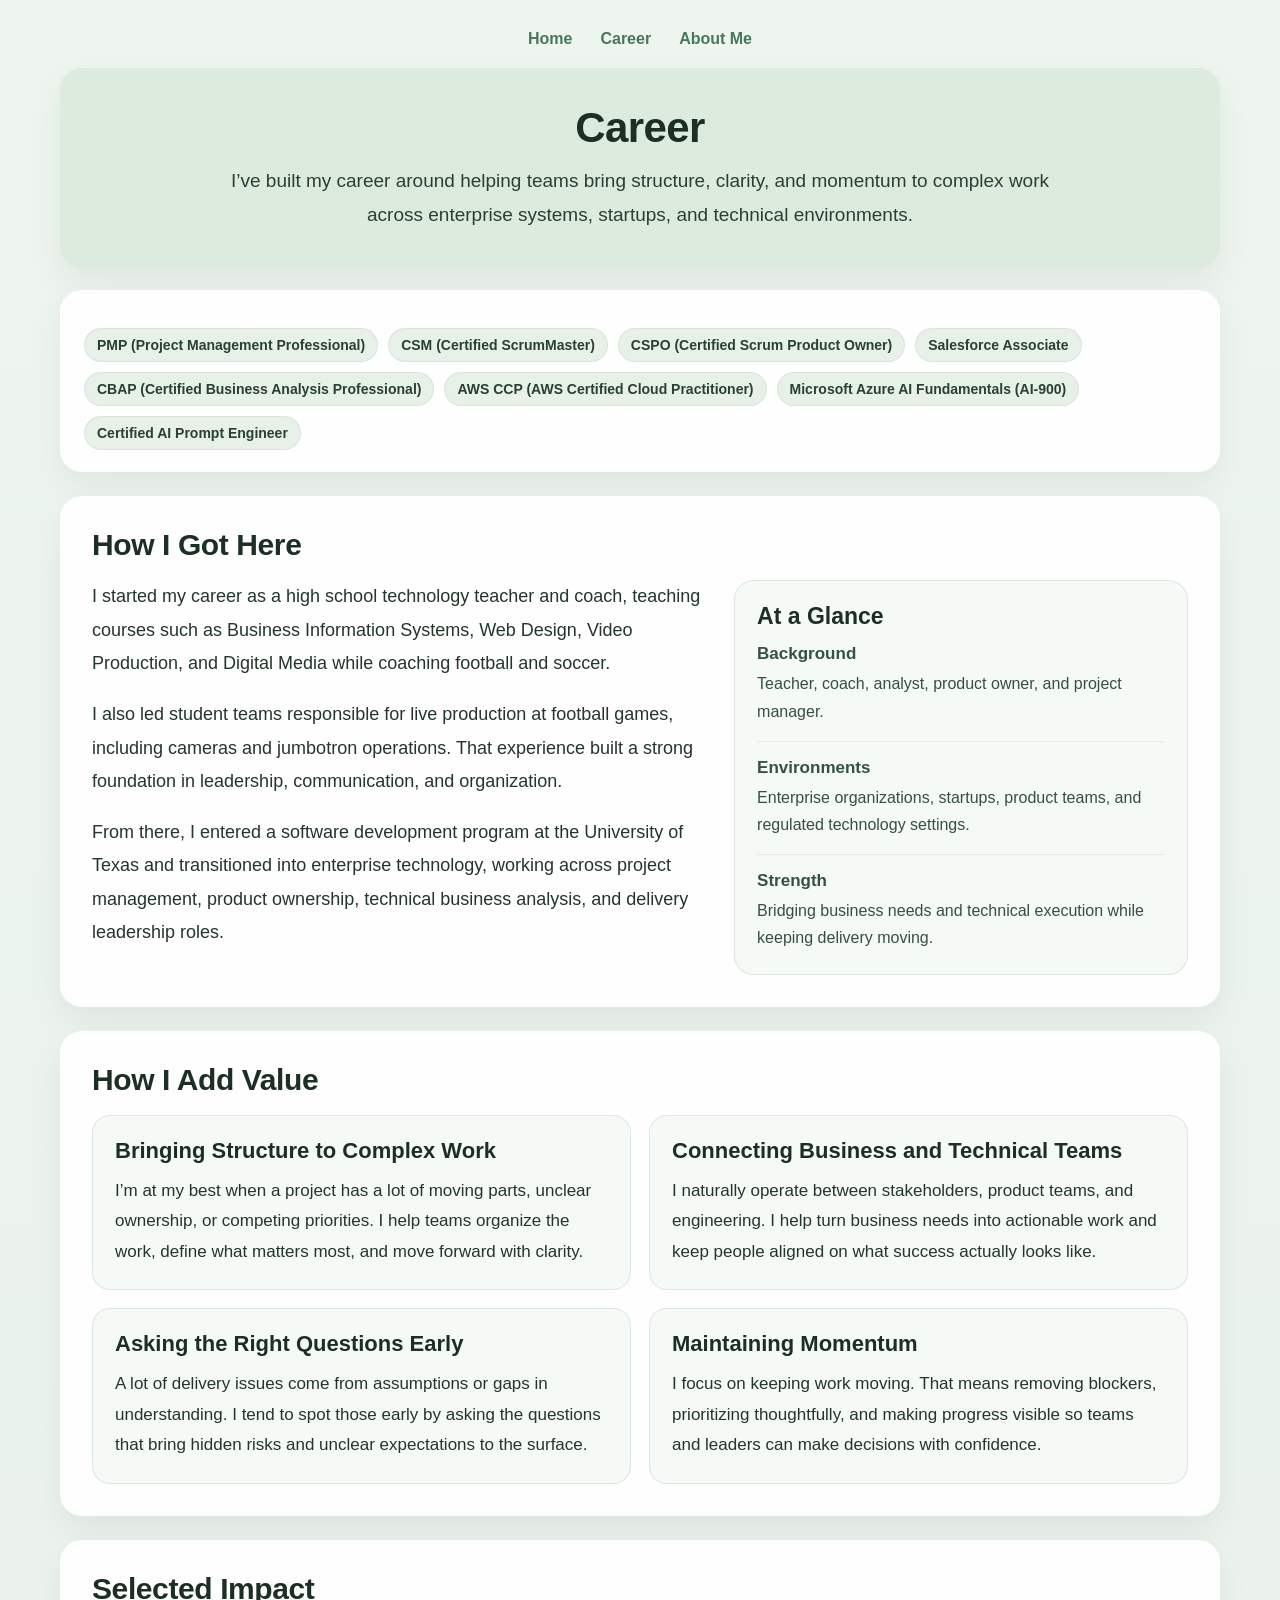
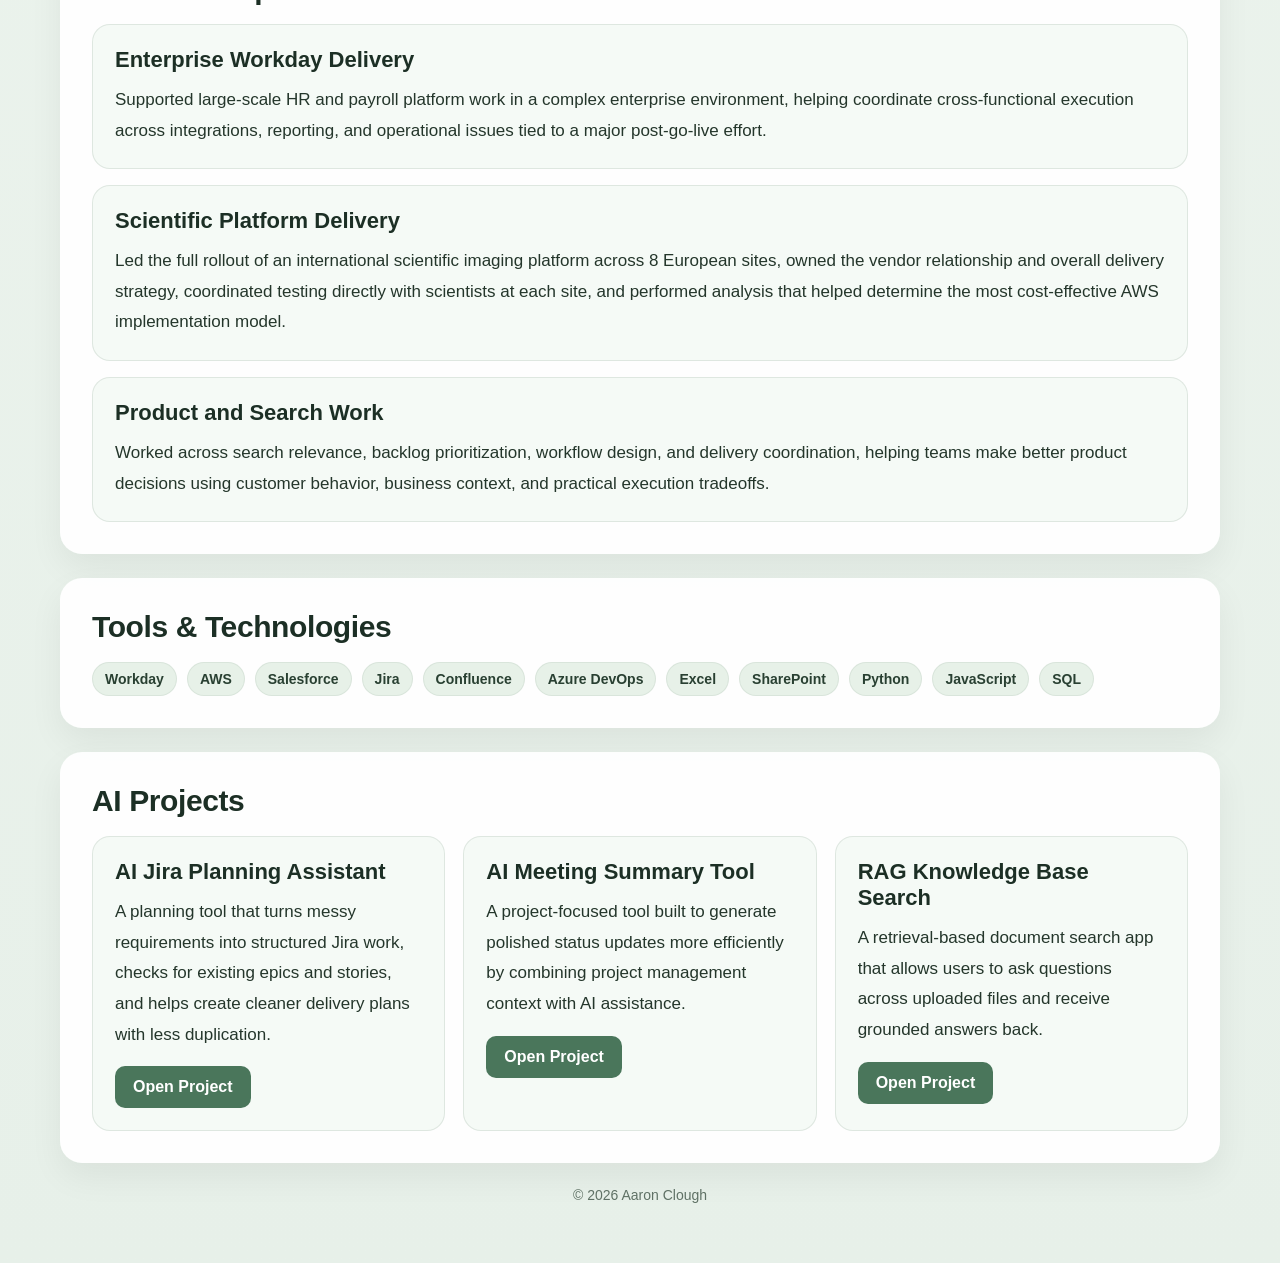
<file: career.html>
<!DOCTYPE html>
<html lang="en">
<head>
  <meta charset="UTF-8" />
  <title>Career | Aaron Clough</title>
  <meta name="viewport" content="width=device-width, initial-scale=1.0" />

  <style>
    * {
      box-sizing: border-box;
    }

    :root {
      --bg: linear-gradient(180deg, #eef5ef 0%, #e7f0e9 100%);
      --panel: rgba(255, 255, 255, 0.94);
      --panel-soft: #f5faf6;
      --hero: #dcebdd;
      --text: #1c2f25;
      --muted: #5f7165;
      --accent: #4a765b;
      --accent-dark: #335340;
      --line: rgba(60, 90, 69, 0.12);
      --shadow: 0 14px 34px rgba(0, 0, 0, 0.06);
      --radius: 22px;
    }

    body {
      margin: 0;
      font-family: "Segoe UI", Tahoma, sans-serif;
      color: var(--text);
      background: var(--bg);
    }

    a {
      text-decoration: none;
      color: inherit;
    }

    .page {
      max-width: 1200px;
      margin: 0 auto;
      padding: 30px 20px 60px;
    }

    .top-nav {
      display: flex;
      justify-content: center;
      gap: 28px;
      margin-bottom: 20px;
      font-weight: 600;
      flex-wrap: wrap;
    }

    .top-nav a {
      color: var(--accent);
      transition: 0.2s ease;
    }

    .top-nav a:hover {
      color: var(--accent-dark);
    }

    .hero {
      background: var(--hero);
      border-radius: var(--radius);
      padding: 36px;
      margin-bottom: 22px;
      box-shadow: var(--shadow);
      text-align: center;
    }

    .hero h1 {
      margin: 0 0 12px;
      font-size: 42px;
      letter-spacing: -0.6px;
    }

    .hero p {
      max-width: 860px;
      margin: 0 auto;
      font-size: 19px;
      line-height: 1.8;
      color: #294032;
    }

    .top-strip {
      background: var(--panel);
      border-radius: var(--radius);
      padding: 22px 24px;
      margin-bottom: 24px;
      box-shadow: var(--shadow);
    }

    .top-strip-inner {
      display: flex;
      justify-content: space-between;
      align-items: center;
      gap: 18px;
      flex-wrap: wrap;
    }

    .top-strip-text {
      font-size: 16px;
      color: #294032;
      font-weight: 600;
    }

    .button-row {
      display: flex;
      gap: 12px;
      flex-wrap: wrap;
    }

    .button {
      display: inline-block;
      padding: 12px 18px;
      border-radius: 10px;
      font-weight: 700;
      transition: 0.2s ease;
    }

    .button.primary {
      background: var(--accent);
      color: white;
    }

    .button.primary:hover {
      background: var(--accent-dark);
      transform: translateY(-1px);
    }

    .button.secondary {
      background: white;
      color: var(--accent-dark);
      border: 1px solid var(--line);
    }

    .button.secondary:hover {
      background: #f8fbf8;
      transform: translateY(-1px);
    }

    .pill-row {
      display: flex;
      flex-wrap: wrap;
      gap: 10px;
      margin-top: 16px;
    }

    .pill {
      background: #e7f1e8;
      color: #294032;
      padding: 8px 12px;
      border-radius: 999px;
      font-size: 14px;
      font-weight: 600;
      border: 1px solid rgba(60, 90, 69, 0.08);
    }

    .section {
      background: var(--panel);
      border-radius: var(--radius);
      padding: 32px;
      margin-bottom: 24px;
      box-shadow: var(--shadow);
    }

    .section h2 {
      margin: 0 0 18px;
      font-size: 30px;
      letter-spacing: -0.4px;
    }

    .section p {
      font-size: 18px;
      line-height: 1.85;
      color: #24362b;
      margin-top: 0;
      margin-bottom: 18px;
    }

    .story-grid {
      display: grid;
      grid-template-columns: 1.15fr 0.85fr;
      gap: 28px;
      align-items: start;
    }

    .summary-panel {
      background: var(--panel-soft);
      border: 1px solid var(--line);
      border-radius: 20px;
      padding: 22px;
    }

    .summary-panel h3 {
      margin: 0 0 14px;
      font-size: 23px;
    }

    .summary-list {
      display: grid;
      gap: 16px;
    }

    .summary-item {
      padding-bottom: 16px;
      border-bottom: 1px solid rgba(60, 90, 69, 0.08);
    }

    .summary-item:last-child {
      padding-bottom: 0;
      border-bottom: none;
    }

    .summary-item strong {
      display: block;
      margin-bottom: 6px;
      font-size: 17px;
      color: var(--accent-dark);
    }

    .summary-item span {
      font-size: 16px;
      line-height: 1.7;
      color: #35503f;
    }

    .value-grid {
      display: grid;
      grid-template-columns: 1fr 1fr;
      gap: 18px;
    }

    .value-card,
    .impact-card,
    .project-card {
      background: var(--panel-soft);
      border: 1px solid var(--line);
      border-radius: 18px;
      padding: 22px;
      transition: 0.2s ease;
    }

    .value-card:hover,
    .impact-card:hover,
    .project-card:hover {
      transform: translateY(-3px);
      box-shadow: 0 10px 24px rgba(0, 0, 0, 0.05);
    }

    .value-card h3,
    .impact-card h3,
    .project-card h3 {
      margin: 0 0 12px;
      font-size: 22px;
    }

    .value-card p,
    .impact-card p,
    .project-card p {
      margin: 0;
      font-size: 17px;
      line-height: 1.8;
    }

    .impact-list {
      display: grid;
      gap: 16px;
    }

    .projects-grid {
      display: grid;
      grid-template-columns: repeat(3, 1fr);
      gap: 18px;
    }

    .project-links {
      margin-top: 16px;
    }

    footer {
      text-align: center;
      font-size: 14px;
      color: var(--muted);
      margin-top: 12px;
    }

    @media (max-width: 980px) {
      .story-grid,
      .value-grid,
      .projects-grid {
        grid-template-columns: 1fr;
      }
    }

    @media (max-width: 700px) {
      .page {
        padding: 20px 14px 40px;
      }

      .hero,
      .top-strip,
      .section {
        padding: 22px;
      }

      .hero h1 {
        font-size: 34px;
      }

      .hero p,
      .section p,
      .value-card p,
      .impact-card p,
      .project-card p {
        font-size: 17px;
      }
    }
  </style>
</head>
<body>
  <div class="page">

    <div class="top-nav">
      <a href="index.html">Home</a>
      <a href="career.html">Career</a>
      <a href="about.html">About Me</a>
    </div>

    <div class="hero">
      <h1>Career</h1>
      <p>
        I’ve built my career around helping teams bring structure, clarity, and momentum to complex work across enterprise systems, startups, and technical environments.
      </p>
    </div>

    <div class="top-strip">
      <div class="pill-row">
        <span class="pill">PMP (Project Management Professional)</span>
        <span class="pill">CSM (Certified ScrumMaster)</span>
        <span class="pill">CSPO (Certified Scrum Product Owner)</span>
        <span class="pill">Salesforce Associate</span>
        <span class="pill">CBAP (Certified Business Analysis Professional)</span>
        <span class="pill">AWS CCP (AWS Certified Cloud Practitioner)</span>
        <span class="pill">Microsoft Azure AI Fundamentals (AI-900)</span>
        <span class="pill">Certified AI Prompt Engineer</span>
      </div>
    </div>

    <div class="section">
      <h2>How I Got Here</h2>

      <div class="story-grid">
        <div>
          <p>
            I started my career as a high school technology teacher and coach, teaching courses such as Business Information Systems, Web Design, Video Production, and Digital Media while coaching football and soccer.
          </p>

          <p>
            I also led student teams responsible for live production at football games, including cameras and jumbotron operations. That experience built a strong foundation in leadership, communication, and organization.
          </p>

          <p>
            From there, I entered a software development program at the University of Texas and transitioned into enterprise technology, working across project management, product ownership, technical business analysis, and delivery leadership roles.
          </p>
        </div>

        <div class="summary-panel">
          <h3>At a Glance</h3>

          <div class="summary-list">
            <div class="summary-item">
              <strong>Background</strong>
              <span>Teacher, coach, analyst, product owner, and project manager.</span>
            </div>

            <div class="summary-item">
              <strong>Environments</strong>
              <span>Enterprise organizations, startups, product teams, and regulated technology settings.</span>
            </div>

            <div class="summary-item">
              <strong>Strength</strong>
              <span>Bridging business needs and technical execution while keeping delivery moving.</span>
            </div>
          </div>
        </div>
      </div>
    </div>

    <div class="section">
      <h2>How I Add Value</h2>

      <div class="value-grid">
        <div class="value-card">
          <h3>Bringing Structure to Complex Work</h3>
          <p>
            I’m at my best when a project has a lot of moving parts, unclear ownership, or competing priorities. I help teams organize the work, define what matters most, and move forward with clarity.
          </p>
        </div>

        <div class="value-card">
          <h3>Connecting Business and Technical Teams</h3>
          <p>
            I naturally operate between stakeholders, product teams, and engineering. I help turn business needs into actionable work and keep people aligned on what success actually looks like.
          </p>
        </div>

        <div class="value-card">
          <h3>Asking the Right Questions Early</h3>
          <p>
            A lot of delivery issues come from assumptions or gaps in understanding. I tend to spot those early by asking the questions that bring hidden risks and unclear expectations to the surface.
          </p>
        </div>

        <div class="value-card">
          <h3>Maintaining Momentum</h3>
          <p>
            I focus on keeping work moving. That means removing blockers, prioritizing thoughtfully, and making progress visible so teams and leaders can make decisions with confidence.
          </p>
        </div>
      </div>
    </div>

    <div class="section">
      <h2>Selected Impact</h2>

      <div class="impact-list">
        <div class="impact-card">
          <h3>Enterprise Workday Delivery</h3>
          <p>
            Supported large-scale HR and payroll platform work in a complex enterprise environment, helping coordinate cross-functional execution across integrations, reporting, and operational issues tied to a major post-go-live effort.
          </p>
        </div>

        <div class="impact-card">
          <h3>Scientific Platform Delivery</h3>
          <p>
            Led the full rollout of an international scientific imaging platform across 8 European sites, owned the vendor relationship and overall delivery strategy, coordinated testing directly with scientists at each site, and performed analysis that helped determine the most cost-effective AWS implementation model.
          </p>
        </div>

        <div class="impact-card">
          <h3>Product and Search Work</h3>
          <p>
            Worked across search relevance, backlog prioritization, workflow design, and delivery coordination, helping teams make better product decisions using customer behavior, business context, and practical execution tradeoffs.
          </p>
        </div>
      </div>
    </div>

    <div class="section">
      <h2>Tools & Technologies</h2>

      <div class="pill-row" style="margin-top:0;">
        <span class="pill">Workday</span>
        <span class="pill">AWS</span>
        <span class="pill">Salesforce</span>
        <span class="pill">Jira</span>
        <span class="pill">Confluence</span>
        <span class="pill">Azure DevOps</span>
        <span class="pill">Excel</span>
        <span class="pill">SharePoint</span>
        <span class="pill">Python</span>
        <span class="pill">JavaScript</span>
        <span class="pill">SQL</span>
      </div>
    </div>

    <div class="section">
      <h2>AI Projects</h2>

      <div class="projects-grid">
        <div class="project-card">
          <h3>AI Jira Planning Assistant</h3>
          <p>
            A planning tool that turns messy requirements into structured Jira work, checks for existing epics and stories, and helps create cleaner delivery plans with less duplication.
          </p>
          <div class="project-links">
            <a class="button primary" href="https://ai-jira-generator-hwy5g4v4xtpfcduzhgyse2.streamlit.app/" target="_blank">Open Project</a>
          </div>
        </div>

        <div class="project-card">
          <h3>AI Meeting Summary Tool</h3>
          <p>
            A project-focused tool built to generate polished status updates more efficiently by combining project management context with AI assistance.
          </p>
          <div class="project-links">
            <a class="button primary" href="https://ai-meeting-summary-tool-isheiesprhfzfbtkzhvmwc.streamlit.app/" target="_blank">Open Project</a>
          </div>
        </div>

        <div class="project-card">
          <h3>RAG Knowledge Base Search</h3>
          <p>
            A retrieval-based document search app that allows users to ask questions across uploaded files and receive grounded answers back.
          </p>
          <div class="project-links">
            <a class="button primary" href="https://cet-knowledge-base-wsvphtinfzzpouoen2ohwa.streamlit.app/" target="_blank">Open Project</a>
          </div>
        </div>
      </div>
    </div>

    <footer>
      © 2026 Aaron Clough
    </footer>

  </div>
</body>
</html>
</file>
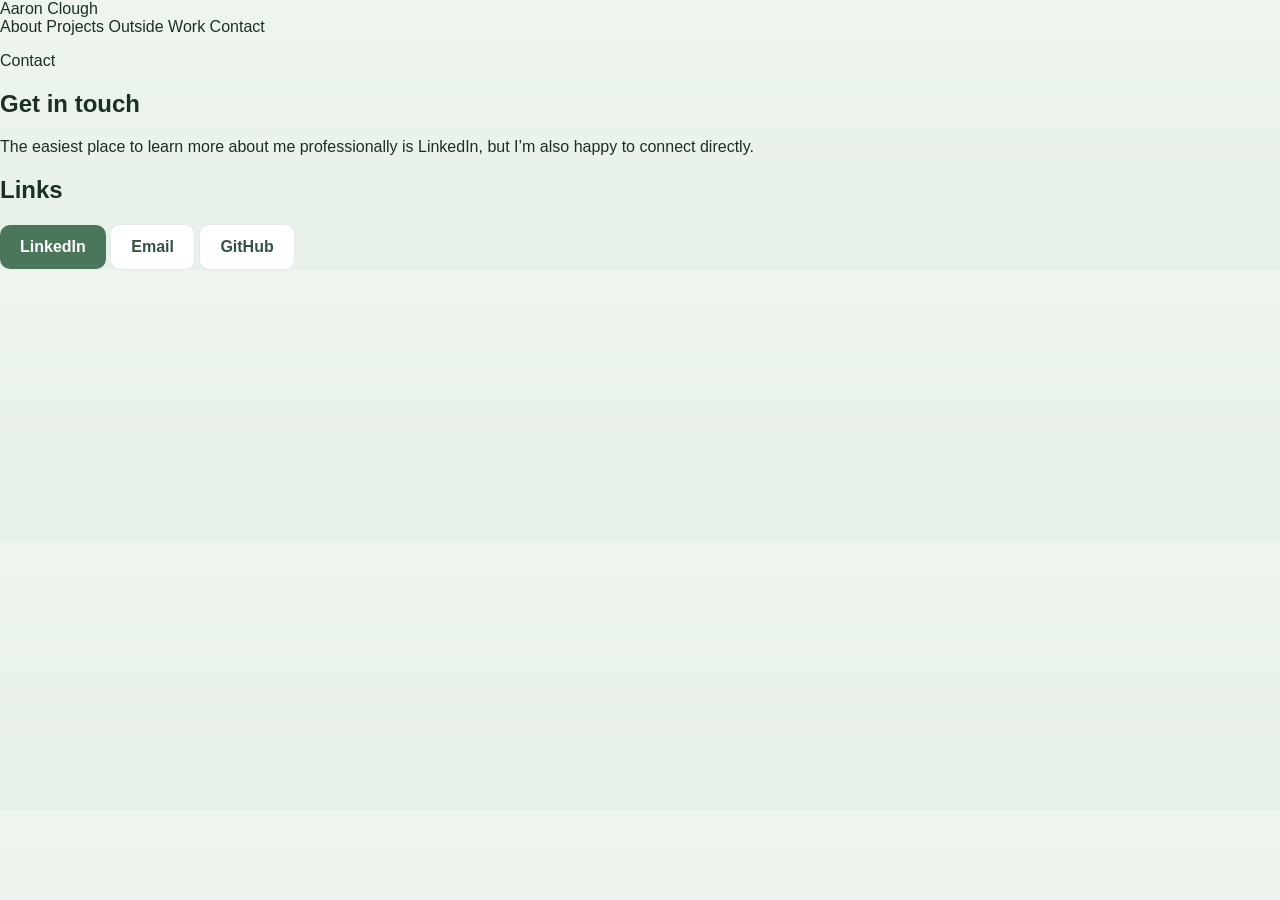
<file: contact.html>
<!DOCTYPE html>
<html lang="en">
<head>
  <meta charset="UTF-8" />
  <meta name="viewport" content="width=device-width, initial-scale=1.0" />
  <title>Contact | Aaron Clough</title>
  <link rel="stylesheet" href="styles.css" />
</head>
<body>
  <header class="site-header">
    <div class="container nav">
      <a class="brand" href="index.html">Aaron Clough</a>
      <nav>
        <a href="about.html">About</a>
        <a href="projects.html">Projects</a>
        <a href="outside-work.html">Outside Work</a>
        <a href="contact.html" class="active">Contact</a>
      </nav>
    </div>
  </header>

  <main>
    <section class="page-hero small">
      <div class="container">
        <p class="eyebrow">Contact</p>
        <h1>Get in touch</h1>
        <p class="hero-text narrow">
          The easiest place to learn more about me professionally is LinkedIn, but I’m also happy to connect directly.
        </p>
      </div>
    </section>

    <section class="section">
      <div class="container narrow-card-wrap">
        <div class="card contact-card">
          <h2>Links</h2>
          <div class="contact-links">
            <a class="button primary" href="https://www.linkedin.com/in/your-linkedin" target="_blank" rel="noopener noreferrer">LinkedIn</a>
            <a class="button secondary" href="mailto:your-email@example.com">Email</a>
            <a class="button secondary" href="https://github.com/your-github" target="_blank" rel="noopener noreferrer">GitHub</a>
          </div>
        </div>
      </div>
    </section>
  </main>
</body>
</html>
</file>
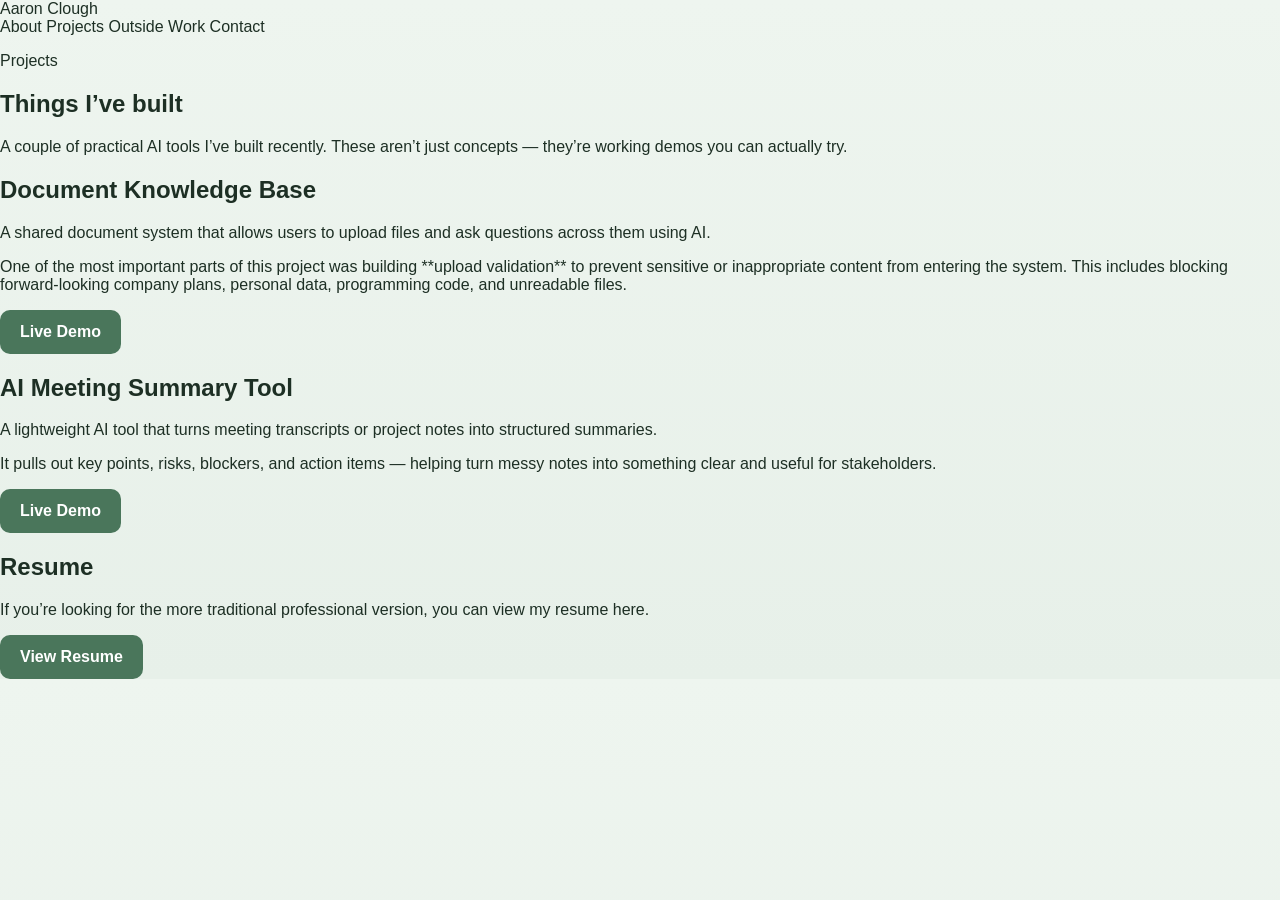
<file: projects.html>
<!DOCTYPE html>
<html lang="en">
<head>
  <meta charset="UTF-8" />
  <meta name="viewport" content="width=device-width, initial-scale=1.0" />
  <title>Projects | Aaron Clough</title>
  <link rel="stylesheet" href="styles.css" />
</head>
<body>

<header class="site-header">
  <div class="container nav">
    <a class="brand" href="index.html">Aaron Clough</a>
    <nav>
      <a href="about.html">About</a>
      <a href="projects.html" class="active">Projects</a>
      <a href="outside-work.html">Outside Work</a>
      <a href="contact.html">Contact</a>
    </nav>
  </div>
</header>

<main>

<!-- HERO -->
<section class="page-hero small">
  <div class="container">
    <p class="eyebrow">Projects</p>
    <h1>Things I’ve built</h1>
    <p class="hero-text narrow">
      A couple of practical AI tools I’ve built recently. These aren’t just concepts — they’re working demos you can actually try.
    </p>
  </div>
</section>

<!-- PROJECTS -->
<section class="section">
  <div class="container">
    <div class="project-list">

      <!-- PROJECT 1 -->
      <article class="card project-card">
        <h2>Document Knowledge Base</h2>

        <p>
          A shared document system that allows users to upload files and ask questions across them using AI.
        </p>

        <p>
          One of the most important parts of this project was building **upload validation** to prevent sensitive or inappropriate content from entering the system. This includes blocking forward-looking company plans, personal data, programming code, and unreadable files.
        </p>

        <div class="project-links">
          <a class="button primary"
             href="https://cet-knowledge-base-c5cbdhyynbyggssdnbgywh.streamlit.app/"
             target="_blank">
             Live Demo
          </a>
        </div>
      </article>

      <!-- PROJECT 2 -->
      <article class="card project-card">
        <h2>AI Meeting Summary Tool</h2>

        <p>
          A lightweight AI tool that turns meeting transcripts or project notes into structured summaries.
        </p>

        <p>
          It pulls out key points, risks, blockers, and action items — helping turn messy notes into something clear and useful for stakeholders.
        </p>

        <div class="project-links">
          <a class="button primary"
             href="https://ai-meeting-summary-tool.streamlit.app/"
             target="_blank">
             Live Demo
          </a>
        </div>
      </article>

      <!-- RESUME -->
      <article class="card project-card">
        <h2>Resume</h2>

        <p>
          If you’re looking for the more traditional professional version, you can view my resume here.
        </p>

        <div class="project-links">
          <a class="button primary"
             href="assets/resume.pdf"
             target="_blank">
             View Resume
          </a>
        </div>
      </article>

    </div>
  </div>
</section>

</main>

</body>
</html>
</file>
<file: styles.css>
* {
  box-sizing: border-box;
}

:root {
  --bg: linear-gradient(180deg, #eef5ef 0%, #e7f0e9 100%);
  --panel: rgba(255, 255, 255, 0.92);
  --hero: #dcebdd;
  --text: #1d2f24;
  --muted: #5e7164;
  --accent: #4a765b;
  --accent-dark: #335340;
  --line: rgba(60, 90, 69, 0.12);
  --shadow: 0 14px 34px rgba(0, 0, 0, 0.06);
  --radius: 22px;
}

body {
  margin: 0;
  font-family: "Segoe UI", Tahoma, sans-serif;
  color: var(--text);
  background: var(--bg);
}

a {
  text-decoration: none;
  color: inherit;
}

.page {
  max-width: 1200px;
  margin: 0 auto;
  padding: 30px 20px 60px;
}

.top-nav {
  display: flex;
  justify-content: center;
  gap: 28px;
  margin-bottom: 20px;
  font-weight: 600;
  flex-wrap: wrap;
}

.top-nav a {
  color: var(--accent);
  transition: 0.2s ease;
}

.top-nav a:hover {
  color: var(--accent-dark);
}

.hero {
  display: grid;
  grid-template-columns: 1.1fr 0.9fr;
  gap: 34px;
  align-items: center;
  background: var(--panel);
  border-radius: var(--radius);
  padding: 34px;
  box-shadow: var(--shadow);
}

.hero-text h1 {
  margin: 0 0 14px;
  font-size: 46px;
  letter-spacing: -0.8px;
}

.hero-text p {
  font-size: 19px;
  line-height: 1.85;
  color: #24362b;
  margin-top: 0;
  margin-bottom: 18px;
}

.hero-image img {
  width: 100%;
  max-width: 390px;
  height: 470px;
  object-fit: cover;
  display: block;
  margin-left: auto;
  border-radius: 20px;
  box-shadow: 0 10px 24px rgba(0, 0, 0, 0.1);
}

.buttons {
  margin-top: 24px;
  display: flex;
  flex-wrap: wrap;
  gap: 14px;
}

.button {
  display: inline-block;
  padding: 13px 20px;
  border-radius: 10px;
  font-weight: 700;
  transition: 0.2s ease;
}

.button.primary {
  background: var(--accent);
  color: white;
}

.button.primary:hover {
  background: var(--accent-dark);
  transform: translateY(-1px);
}

.button.secondary {
  background: white;
  color: var(--accent-dark);
  border: 1px solid var(--line);
}

.button.secondary:hover {
  background: #f8fbf8;
  transform: translateY(-1px);
}

footer {
  text-align: center;
  font-size: 14px;
  color: var(--muted);
  margin-top: 26px;
}

@media (max-width: 900px) {
  .hero {
    grid-template-columns: 1fr;
  }

  .hero-image img {
    margin: 0 auto;
    max-width: 320px;
    height: auto;
  }

  .hero-text h1 {
    font-size: 38px;
  }

  .hero-text p {
    font-size: 18px;
  }
}

@media (max-width: 600px) {
  .page {
    padding: 20px 14px 40px;
  }

  .hero {
    padding: 24px;
  }

  .hero-text h1 {
    font-size: 32px;
  }

  .hero-text p {
    font-size: 17px;
  }

  .buttons .button {
    width: 100%;
    text-align: center;
  }
}
</file>
